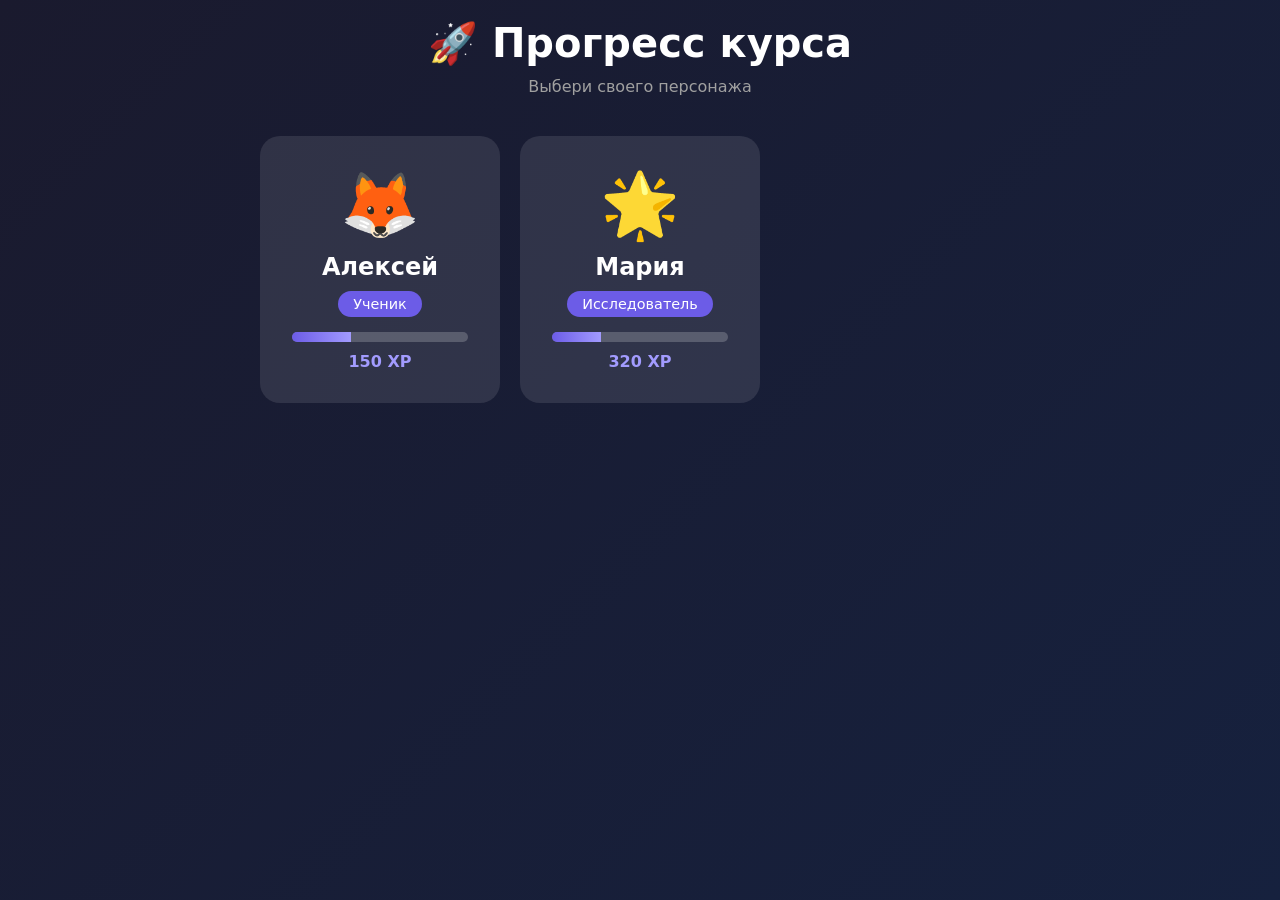
<file: index.html>
<!DOCTYPE html>
<html lang="ru">
<head>
  <meta charset="UTF-8">
  <meta name="viewport" content="width=device-width, initial-scale=1.0">
  <title>Курс программирования - Прогресс</title>
  <link rel="stylesheet" href="styles.css">
</head>
<body>
  <div class="container">
    <header>
      <h1>🚀 Прогресс курса</h1>
      <p>Выбери своего персонажа</p>
    </header>
    <div id="students-grid" class="students-grid"></div>
  </div>
  <script src="config.js"></script>
  <script src="script.js"></script>
  <script>
    renderStudentsList();
  </script>
</body>
</html>
</file>
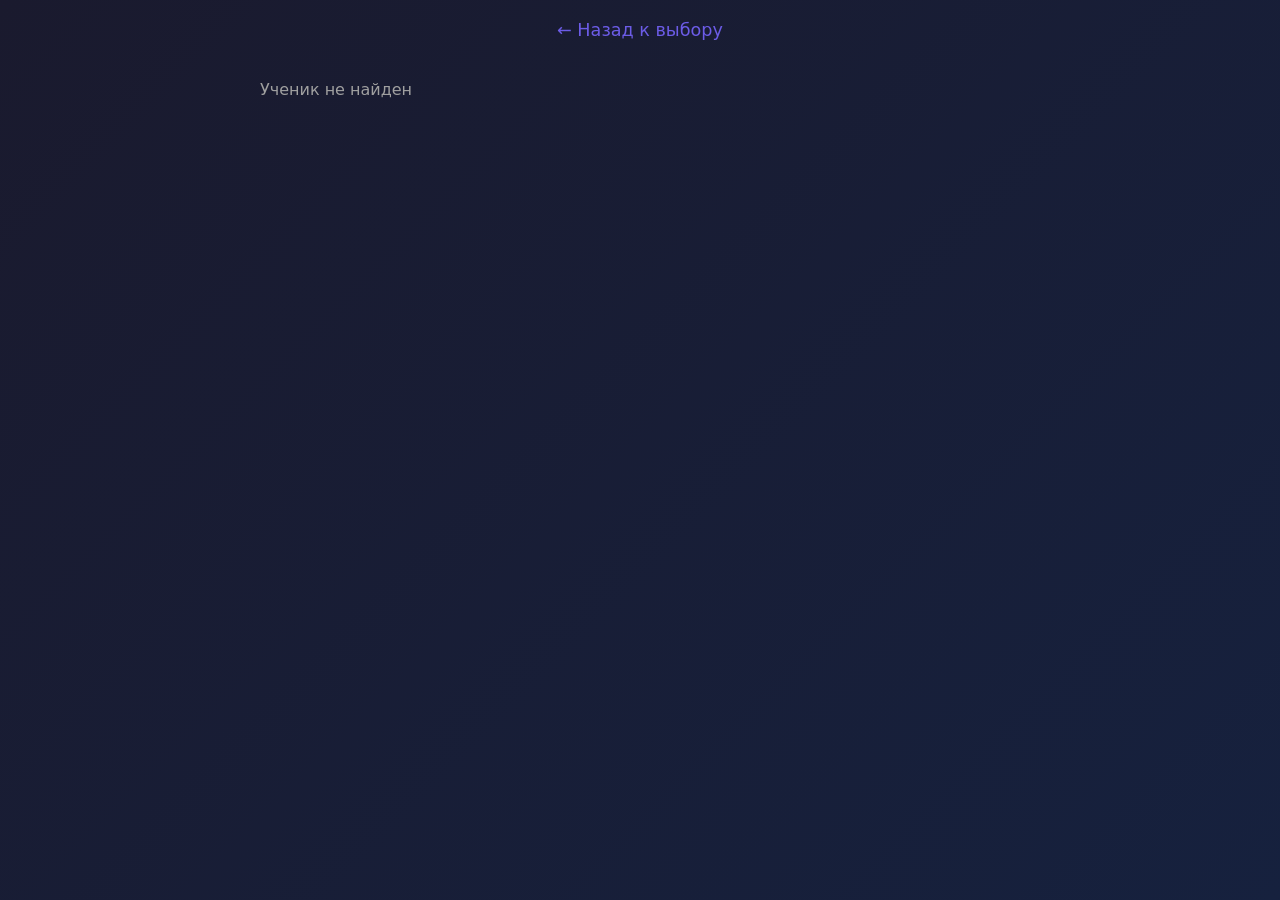
<file: student.html>
<!DOCTYPE html>
<html lang="ru">
<head>
  <meta charset="UTF-8">
  <meta name="viewport" content="width=device-width, initial-scale=1.0">
  <title>Мой прогресс</title>
  <link rel="stylesheet" href="styles.css">
</head>
<body>
  <div class="container">
    <header>
      <a href="index.html" class="back-link">← Назад к выбору</a>
    </header>
    <div id="student-profile" class="profile"></div>
  </div>
  <script src="config.js"></script>
  <script src="script.js"></script>
  <script>
    const urlParams = new URLSearchParams(window.location.search);
    const studentId = parseInt(urlParams.get('id'));
    renderStudentProfile(studentId);
  </script>
</body>
</html>
</file>
<file: styles.css>
* {
  margin: 0;
  padding: 0;
  box-sizing: border-box;
}

body {
  font-family: 'Segoe UI', system-ui, sans-serif;
  background: linear-gradient(135deg, #1a1a2e 0%, #16213e 100%);
  min-height: 100vh;
  color: #fff;
}

.container {
  max-width: 800px;
  margin: 0 auto;
  padding: 20px;
}

header {
  text-align: center;
  margin-bottom: 40px;
}

h1 {
  font-size: 2.5rem;
  margin-bottom: 10px;
}

p {
  color: #a0a0a0;
}

.back-link {
  color: #6c5ce7;
  text-decoration: none;
  font-size: 1.1rem;
}

.back-link:hover {
  color: #a29bfe;
}

.students-grid {
  display: grid;
  grid-template-columns: repeat(auto-fill, minmax(200px, 1fr));
  gap: 20px;
}

.student-card {
  background: rgba(255, 255, 255, 0.1);
  border-radius: 20px;
  padding: 30px;
  text-align: center;
  text-decoration: none;
  color: inherit;
  transition: transform 0.3s, background 0.3s;
  border: 2px solid transparent;
}

.student-card:hover {
  transform: translateY(-5px);
  background: rgba(255, 255, 255, 0.15);
  border-color: #6c5ce7;
}

.avatar-large {
  font-size: 4rem;
  margin-bottom: 10px;
}

.student-card h2 {
  font-size: 1.5rem;
  margin-bottom: 10px;
}

.level-badge {
  background: #6c5ce7;
  padding: 5px 15px;
  border-radius: 20px;
  font-size: 0.9rem;
  display: inline-block;
  margin-bottom: 15px;
}

.xp-bar {
  background: rgba(255, 255, 255, 0.2);
  border-radius: 10px;
  height: 10px;
  overflow: hidden;
  margin-bottom: 10px;
}

.xp-fill {
  background: linear-gradient(90deg, #6c5ce7, #a29bfe);
  height: 100%;
  transition: width 0.5s;
}

.xp-text {
  color: #a29bfe;
  font-weight: bold;
}

.profile-header {
  text-align: center;
  margin-bottom: 40px;
}

.avatar-huge {
  font-size: 6rem;
  margin-bottom: 15px;
}

.profile-header h1 {
  margin-bottom: 10px;
}

.level-title {
  background: linear-gradient(90deg, #6c5ce7, #a29bfe);
  padding: 10px 25px;
  border-radius: 25px;
  display: inline-block;
  font-size: 1.2rem;
}

.xp-section {
  background: rgba(255, 255, 255, 0.1);
  border-radius: 20px;
  padding: 25px;
  margin-bottom: 30px;
}

.xp-info {
  display: flex;
  justify-content: space-between;
  margin-bottom: 15px;
  font-size: 1.1rem;
}

.xp-current {
  color: #a29bfe;
  font-weight: bold;
}

.xp-needed {
  color: #a0a0a0;
}

.xp-max {
  color: #00b894;
  font-weight: bold;
}

.progress-bar {
  background: rgba(255, 255, 255, 0.2);
  border-radius: 15px;
  height: 25px;
  overflow: hidden;
}

.progress-fill {
  background: linear-gradient(90deg, #6c5ce7, #a29bfe);
  height: 100%;
  transition: width 0.5s;
  display: flex;
  align-items: center;
  justify-content: flex-end;
  padding-right: 10px;
}

.badges-section {
  margin-bottom: 30px;
}

.badges-section h2 {
  font-size: 1.5rem;
  margin-bottom: 20px;
}

.badges-grid {
  display: grid;
  grid-template-columns: repeat(auto-fill, minmax(120px, 1fr));
  gap: 15px;
}

.badge {
  background: rgba(255, 255, 255, 0.1);
  border-radius: 15px;
  padding: 15px;
  text-align: center;
  transition: transform 0.3s;
}

.badge:hover {
  transform: scale(1.05);
}

.badge.locked {
  opacity: 0.4;
  filter: grayscale(1);
}

.badge.earned {
  background: rgba(108, 92, 231, 0.3);
  border: 2px solid #6c5ce7;
}

.badge-icon {
  font-size: 2rem;
  display: block;
  margin-bottom: 5px;
}

.badge-name {
  font-size: 0.85rem;
  color: #ccc;
}
</file>
